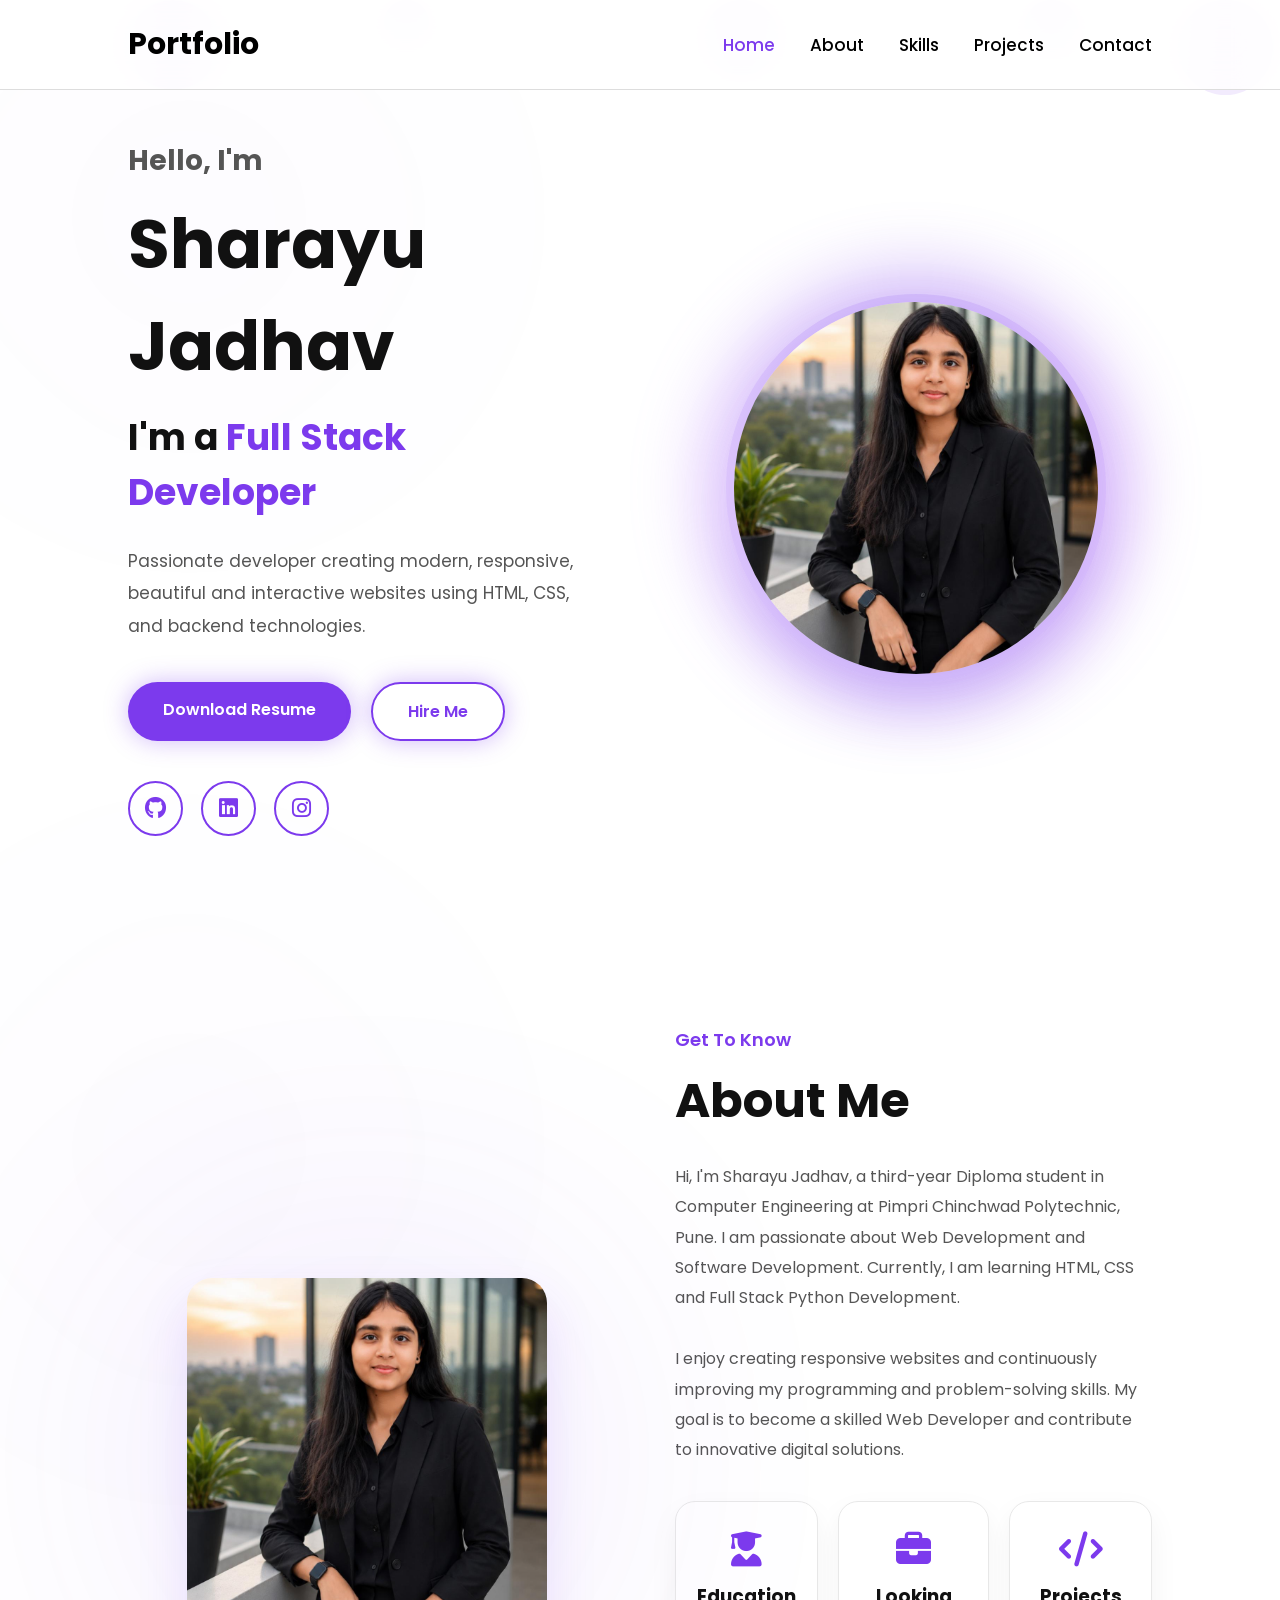
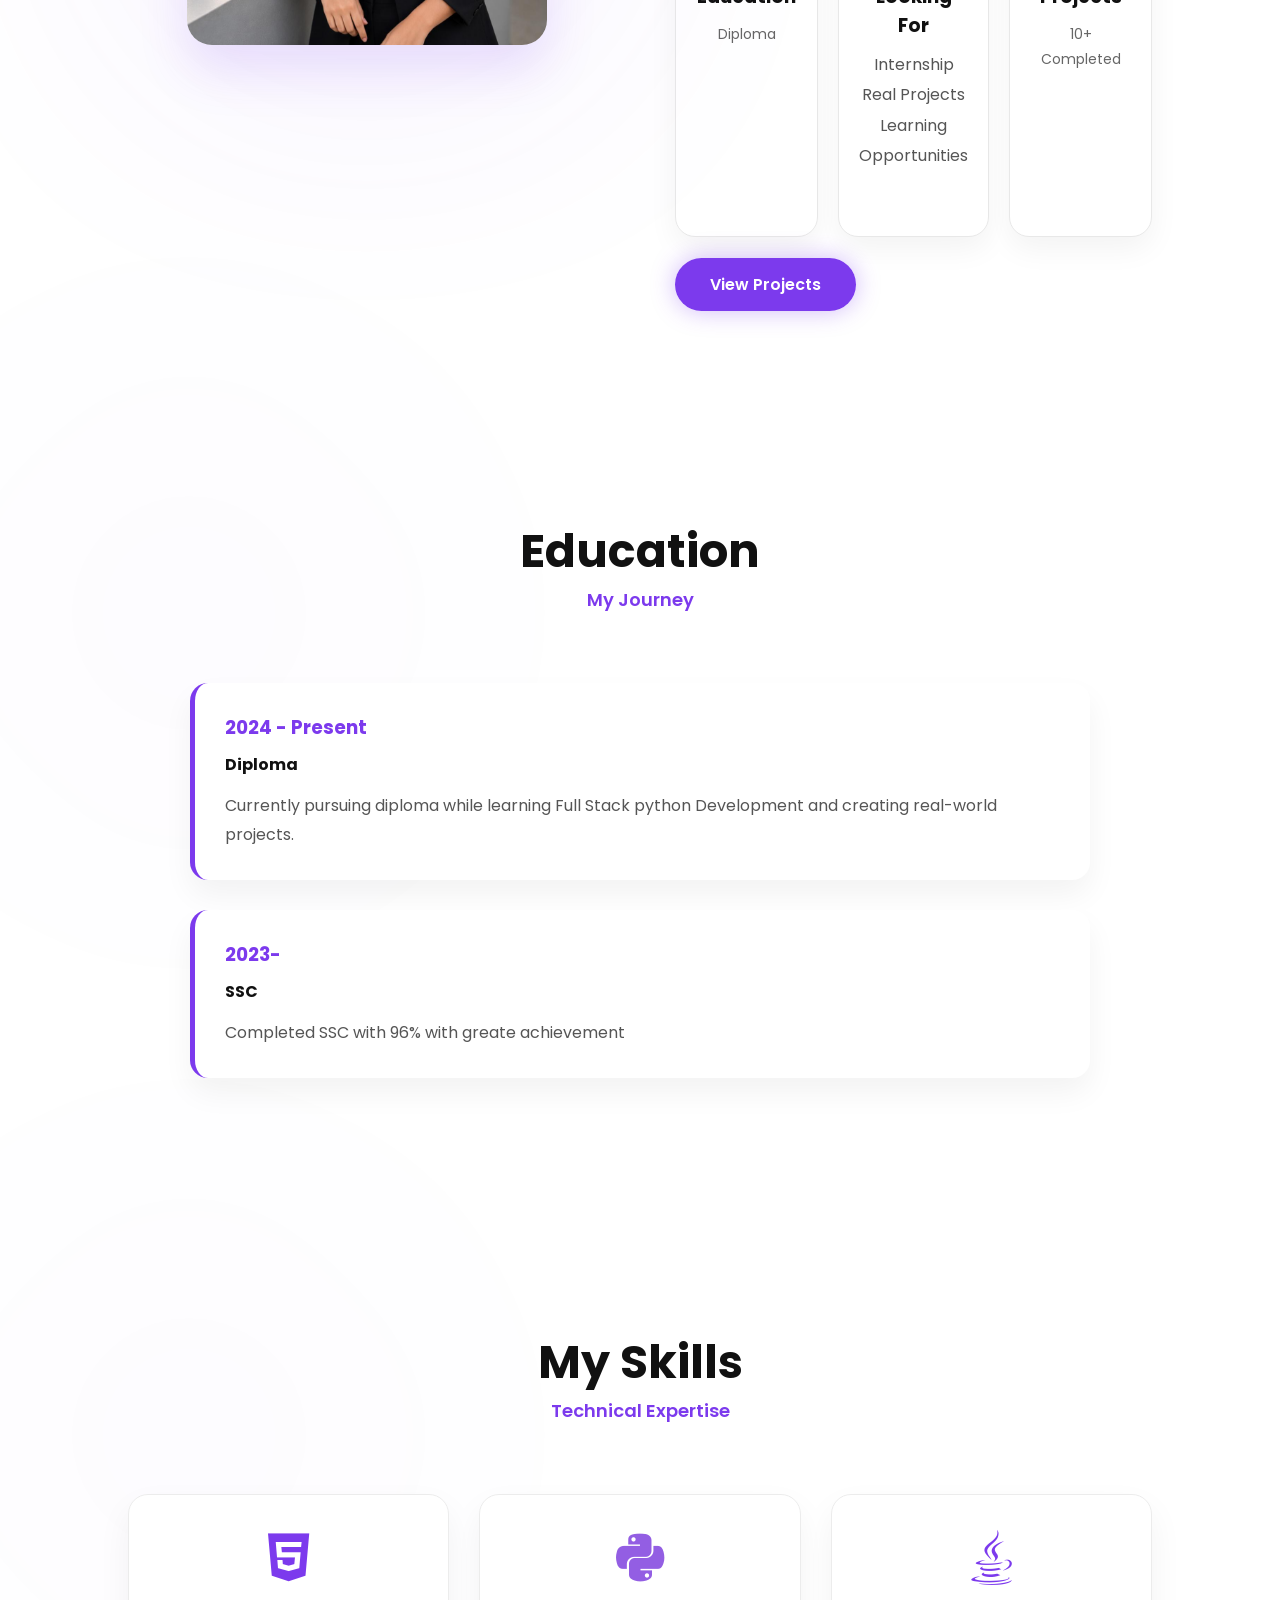
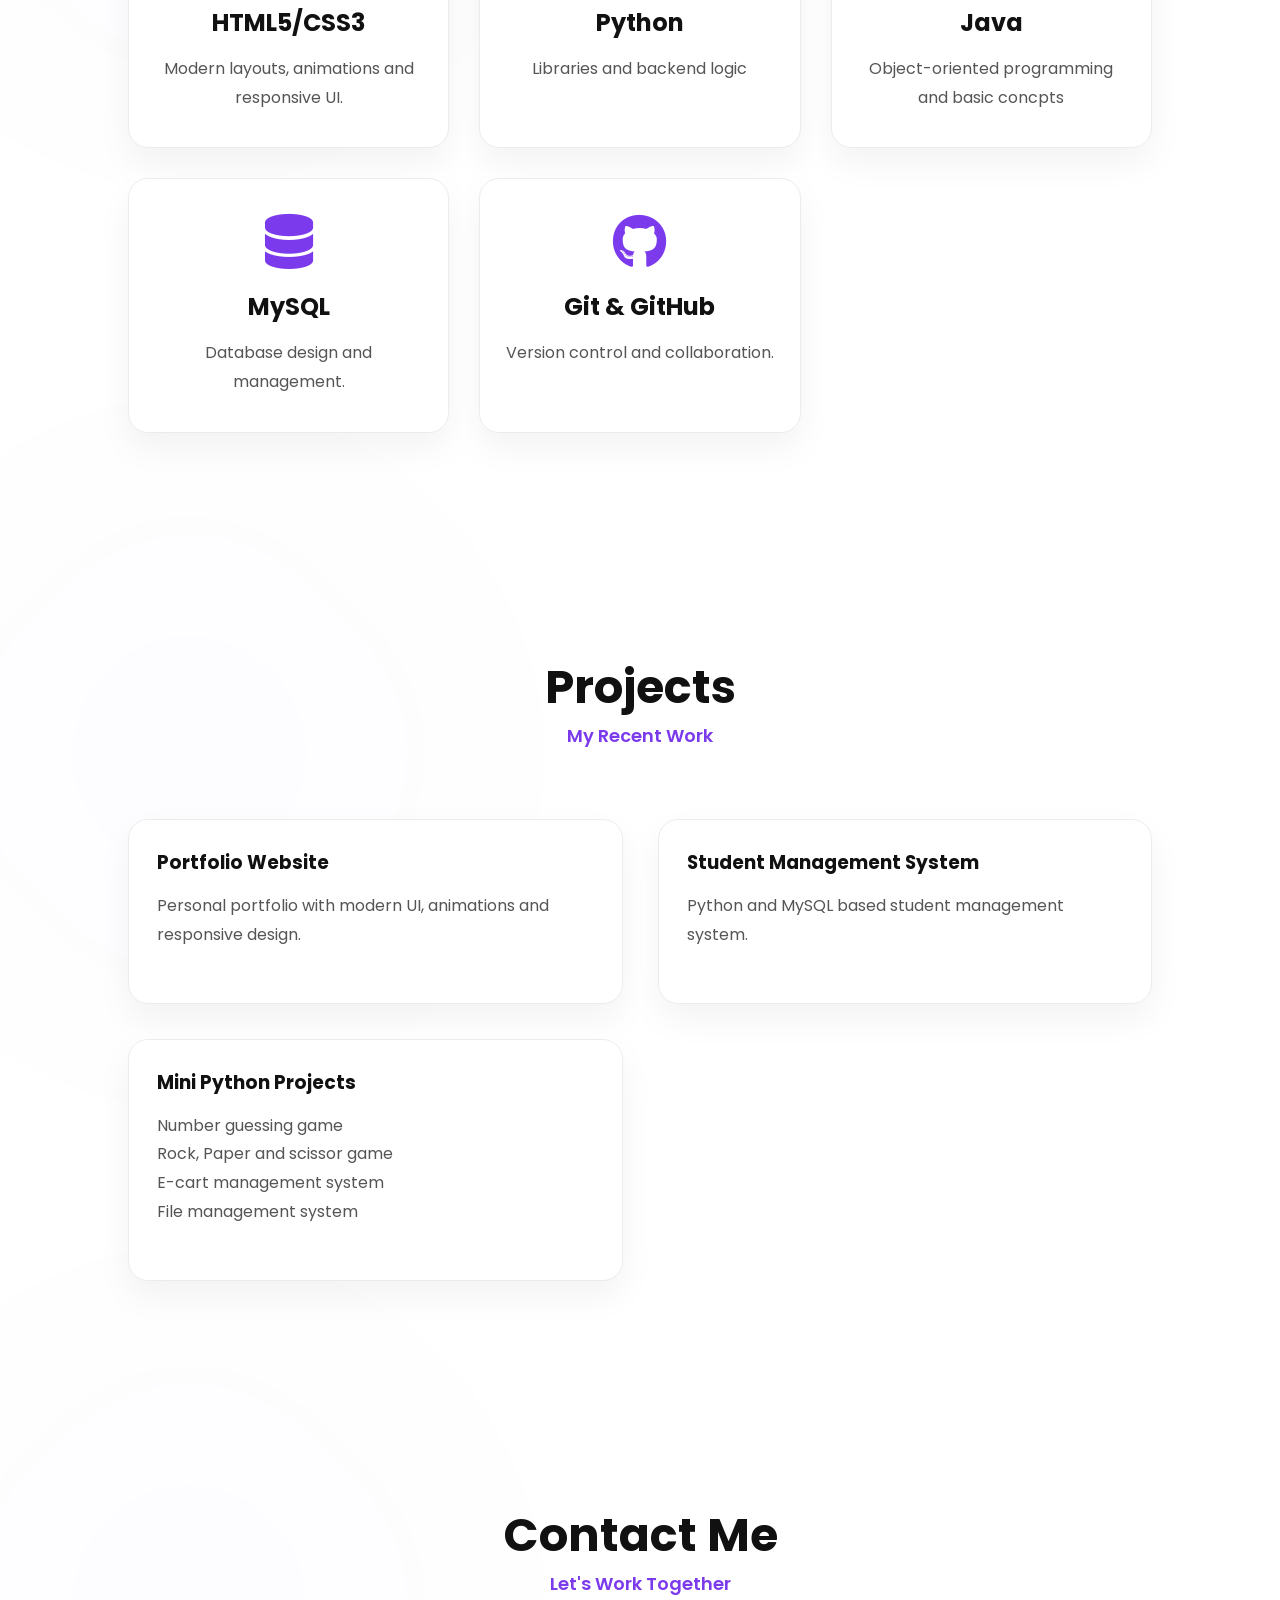
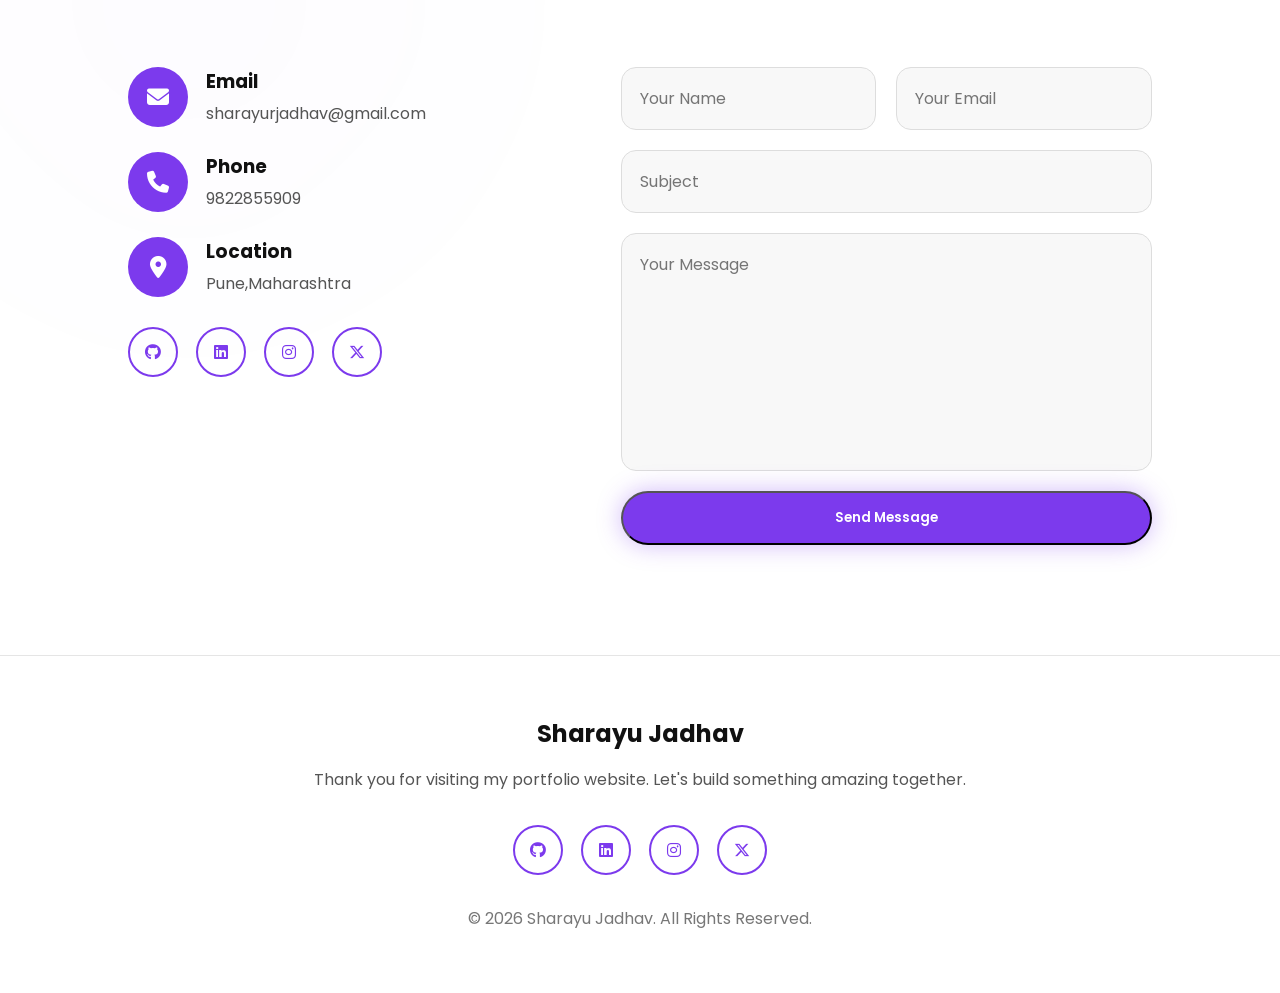
<file: index.html>
<!DOCTYPE html>
<html lang="en">
<head>
    <meta charset="UTF-8">
    <meta name="viewport" content="width=device-width, initial-scale=1.0">
    <title>Portfolio | Your Name</title>

    <!-- CSS -->
    <link rel="stylesheet" href="style.css">

    <!-- Icons -->
    <link rel="stylesheet"
        href="https://cdnjs.cloudflare.com/ajax/libs/font-awesome/6.5.2/css/all.min.css">
</head>

<body>

    <!-- Animated Background -->
    <div class="bg-animation">
        <span></span>
        <span></span>
        <span></span>
        <span></span>
        <span></span>
    </div>

    <!-- ================= NAVBAR ================= -->

    <header>

        <a href="#" class="logo">
            Portfolio
        </a>

        <nav>

            <a href="#" class="active">Home</a>

            <a href="#about">About</a>

            <a href="#skills">Skills</a>

            <a href="#projects">Projects</a>

            <a href="#contact">Contact</a>

        </nav>

        <div class="menu-btn">
            <i class="fa-solid fa-bars"></i>
        </div>

    </header>

    <!-- ================= HERO SECTION ================= -->

    <section class="home">

        <div class="home-content">

            <h3>Hello, I'm</h3>

            <h1>Sharayu Jadhav </h1>

            <h2>
                I'm a
                <span>Full Stack Developer</span>
            </h2>

            <p>

                Passionate developer creating modern, responsive,
                beautiful and interactive websites using HTML, CSS, and
                backend technologies.

            </p>

            <div class="buttons">

                <!-- <a href="#" class="btn">
                    Download Resume
                </a> -->
                <a href="./resume.pdf" download="Sharayu_Jadhav_Resume.pdf" class="btn">
                         Download Resume    
                </a>

                <a href="#contact" class="btn btn2">
                    Hire Me
                </a>

            </div>

            <div class="social-icons">

                <!-- <a href="#">
                    
                </a> -->
                <a href="https://github.com/sharayu1508" target="_blank">
                    <i class="fa-brands fa-github"></i>
                </a>

                <a href="https://www.linkedin.com/in/sharayu-jadhav-a8a5103a2?utm_source=share_via&utm_content=profile&utm_medium=member_android" target="_blank">
                    <i class="fa-brands fa-linkedin"></i>
                </a>

                <a href="https://www.instagram.com/sharayuu._15?igsh=dDhwMTI3eXpncDg2" target="_blank">
                    <i class="fa-brands fa-instagram"></i>
                </a>

                
            </div>

        </div>

        <div class="home-image">

            <div class="glow-circle"></div>

            <img src="./WhatsApp Image 2026-06-28 at 3.33.43 PM.jpeg" alt="Profile">

        </div>

    </section>
    <!-- ================= ABOUT SECTION ================= -->

<section class="about" id="about">

    <div class="about-image">

        <div class="about-glow"></div>

        <img src="./WhatsApp Image 2026-06-28 at 3.33.43 PM.jpeg" alt="About Image">

    </div>

    <div class="about-content">

        <h5>Get To Know</h5>

        <h2>About Me</h2>

        <p>
                Hi, I'm Sharayu Jadhav, a third-year Diploma student in Computer Engineering at Pimpri Chinchwad Polytechnic, Pune.
                I am passionate about Web Development and Software Development. Currently, I am learning HTML, CSS and Full Stack Python Development.

                <br><br>

                I enjoy creating responsive websites and continuously improving my programming and problem-solving skills. My goal is to become a skilled Web Developer and contribute to innovative digital solutions.
            </p>

        </p>

        <div class="about-box">

            <div class="box">

                <i class="fa-solid fa-user-graduate"></i>

                <h3>Education</h3>

                <span>Diploma</span>

            </div>

            <div class="box">

                <i class="fa-solid fa-briefcase"></i>

                <h3>Looking For</h3>
                  
                
                      <p>     
                        Internship <br>
                        Real Projects <br>
                        Learning Opportunities
                       <p> 
             
                <span></span>

            </div>

            <div class="box">

                <i class="fa-solid fa-code"></i>

                <h3>Projects</h3>

                <span>10+ Completed</span>

            </div>

        </div>

        <a href="#projects" class="btn">
            View Projects
        </a>

    </div>

</section>



<!-- ================= EDUCATION ================= -->

<section class="education">

    <div class="section-title">

        <h2>Education</h2>

        <span>My Journey</span>

    </div>

    <div class="timeline">

        <div class="timeline-item">

            <h3>2024 - Present</h3>

            <h4>Diploma</h4>

            <p>

                Currently pursuing diploma while learning
                Full Stack python Development and creating real-world
                projects.

            </p>

        </div>

        <div class="timeline-item">

            <h3>2023-</h3>

            <h4>SSC</h4>

            <p>
                Completed SSC with 96% with greate achievement 

                

            </p>

        </div>

    </div>

</section>



<!-- ================= EXPERIENCE ================= -->

<!-- <section class="experience">

    <div class="section-title">

        <h2>Experience</h2>

        <span>What I Do</span>

    </div>

    <div class="experience-container">

        <div class="experience-card">

            <i class="fa-solid fa-laptop-code"></i>

            <h3>Frontend Development</h3>

            <p>

                Creating modern, responsive and interactive
                websites using HTML, CSS and JavaScript.

            </p>

        </div>

        <div class="experience-card">

            <i class="fa-solid fa-database"></i>

            <h3>Backend Development</h3>

            <p>

                Building secure backend applications using
                Java, MySQL and REST APIs.

            </p>

        </div>

        <div class="experience-card">

            <i class="fa-solid fa-mobile-screen"></i>

            <h3>Responsive Design</h3>

            <p>

                Designing websites that look beautiful on
                desktop, tablet and mobile devices.

            </p>

        </div>

    </div>

</section> -->
<!-- ================= SKILLS SECTION ================= -->

<section class="skills" id="skills">

    <div class="section-title">
        <h2>My Skills</h2>
        <span>Technical Expertise</span>
    </div>

    <div class="skills-container">

        <div class="skill-card">
            <i class="fa-brands fa-html5"></i>
            <h3>HTML5/CSS3</h3>
            <p>Modern layouts, animations and responsive UI.</p>
        </div>


        <div class="skill-card">
           <i class="fa-brands fa-python fa-width-auto" style="color: rgb(147, 94, 227);"></i>
            <h3>Python</h3>
            <p>Libraries and backend logic</p>
        </div>

        <div class="skill-card">
            <i class="fa-brands fa-java"></i>
            <h3>Java</h3>
            <p>Object-oriented programming and basic concpts</p>
        </div>

        <div class="skill-card">
            <i class="fa-solid fa-database"></i>
            <h3>MySQL</h3>
            <p>Database design and management.</p>
        </div>

        <div class="skill-card">
            <i class="fa-brands fa-github"></i>
            <h3>Git & GitHub</h3>
            <p>Version control and collaboration.</p>
        </div>

    </div>

</section>



<!-- ================= SERVICES SECTION ================= -->

<!-- <section class="services">

    <div class="section-title">
        <h2>Services</h2>
        <span>What I Provide</span>
    </div>

    <div class="services-container">

        <div class="service-card">

            <i class="fa-solid fa-code"></i>

            <h3>Web Development</h3>

            <p>

                Responsive and attractive websites
                using modern technologies.

            </p>

        </div>

        <div class="service-card">

            <i class="fa-solid fa-laptop"></i>

            <h3>Frontend Design</h3>

            <p>

                Beautiful UI with smooth animations,
                glassmorphism and premium layouts.

            </p>

        </div>

        <div class="service-card">

            <i class="fa-solid fa-server"></i>

            <h3>Backend Development</h3>

            <p>

                Secure backend using Java,
                MySQL and REST APIs.

            </p>

        </div>

    </div>

</section>
 -->


<!-- ================= PROJECTS SECTION ================= -->

<section class="projects" id="projects">

    <div class="section-title">
        <h2>Projects</h2>
        <span>My Recent Work</span>
    </div>

    <div class="projects-container">

        <div class="project-card">

            <!-- <img src="images/project1.jpg" alt="Project"> -->

            <div class="project-content">

                <h3>Portfolio Website</h3>

                <p>

                    Personal portfolio with modern UI,
                    animations and responsive design.

                </p>

                <!-- <a href="#" class="btn">
                    Live Demo
                </a> -->

            </div>

        </div>

        <div class="project-card">

            <!-- <img src="images/project2.jpg" alt="Project"> -->

            <div class="project-content">

                <h3>Student Management System</h3>

                <p>

                    Python and MySQL based student
                    management system.

                </p>

                <!-- <a href="#" class="btn">
                    Live Demo
                </a> -->

            </div>

        </div>

        <div class="project-card">

            <!-- <img src="images/project3.jpg" alt="Project"> -->

            <div class="project-content">

                <h3>Mini Python Projects</h3>

                <p>
                    Number guessing game<br>
                    Rock, Paper and scissor game<br>
                    E-cart management system<br>
                    File management system<br>
                   
                </p>

                <!-- <a href="#" class="btn">
                    Live Demo
                </a> -->

            </div>

        </div>

    </div>

</section>
<!-- ================= CONTACT SECTION ================= -->

<section class="contact" id="contact">

    <div class="section-title">
        <h2>Contact Me</h2>
        <span>Let's Work Together</span>
    </div>

    <div class="contact-container">

        <!-- Contact Info -->

        <div class="contact-info">

            <div class="contact-box">
                <i class="fa-solid fa-envelope"></i>
                <div>
                    <h3>Email</h3>
                    <p>sharayurjadhav@gmail.com</p>
                </div>
            </div>

            <div class="contact-box">
                <i class="fa-solid fa-phone"></i>
                <div>
                    <h3>Phone</h3>
                    <p>9822855909</p>
                </div>
            </div>

            <div class="contact-box">
                <i class="fa-solid fa-location-dot"></i>
                <div>
                    <h3>Location</h3>
                    <p>Pune,Maharashtra</p>
                </div>
            </div>

            <div class="contact-social">

                <a href="#">
                    <i class="fa-brands fa-github"></i>
                </a>

                <a href="#">
                    <i class="fa-brands fa-linkedin"></i>
                </a>

                <a href="#">
                    <i class="fa-brands fa-instagram"></i>
                </a>

                <a href="#">
                    <i class="fa-brands fa-x-twitter"></i>
                </a>

            </div>

        </div>

        <!-- Contact Form -->

        <form action="#">

            <div class="input-box">

                <input type="text"
                       placeholder="Your Name"
                       required>

                <input type="email"
                       placeholder="Your Email"
                       required>

            </div>

            <input type="text"
                   placeholder="Subject"
                   required>

            <textarea rows="8"
                      placeholder="Your Message"
                      required></textarea>

            <button type="submit"
                    class="btn">

                Send Message

            </button>

        </form>

    </div>

</section>



<!-- ================= FOOTER ================= -->

<footer>

    <h2>Sharayu Jadhav</h2>

    <p>

        Thank you for visiting my portfolio website.
        Let's build something amazing together.

    </p>

    <div class="footer-social">

        <a href="#">
            <i class="fa-brands fa-github"></i>
        </a>

        <a href="#">
            <i class="fa-brands fa-linkedin"></i>
        </a>

        <a href="#">
            <i class="fa-brands fa-instagram"></i>
        </a>

        <a href="#">
            <i class="fa-brands fa-x-twitter"></i>
        </a>

    </div>

    <p class="copyright">

        © 2026 Sharayu Jadhav. All Rights Reserved.

    </p>

</footer>



</body>
</html>
</file>
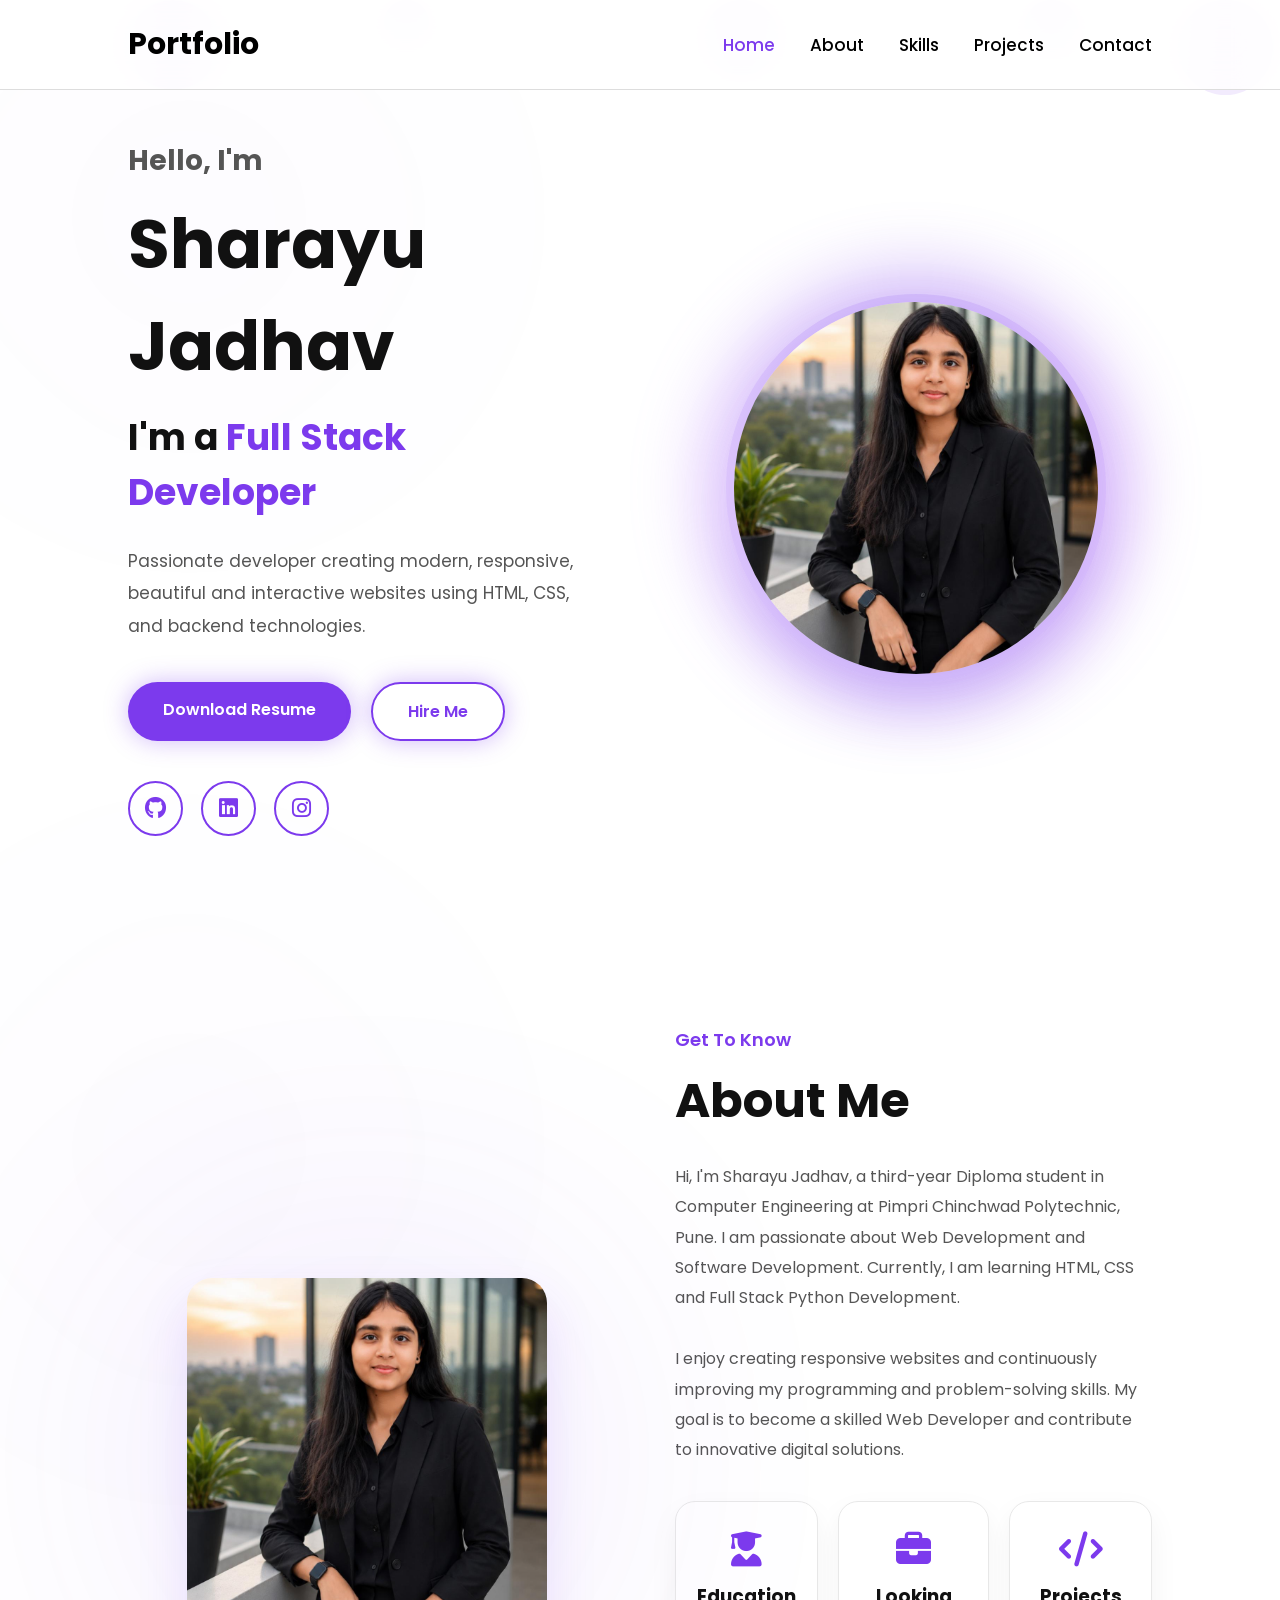
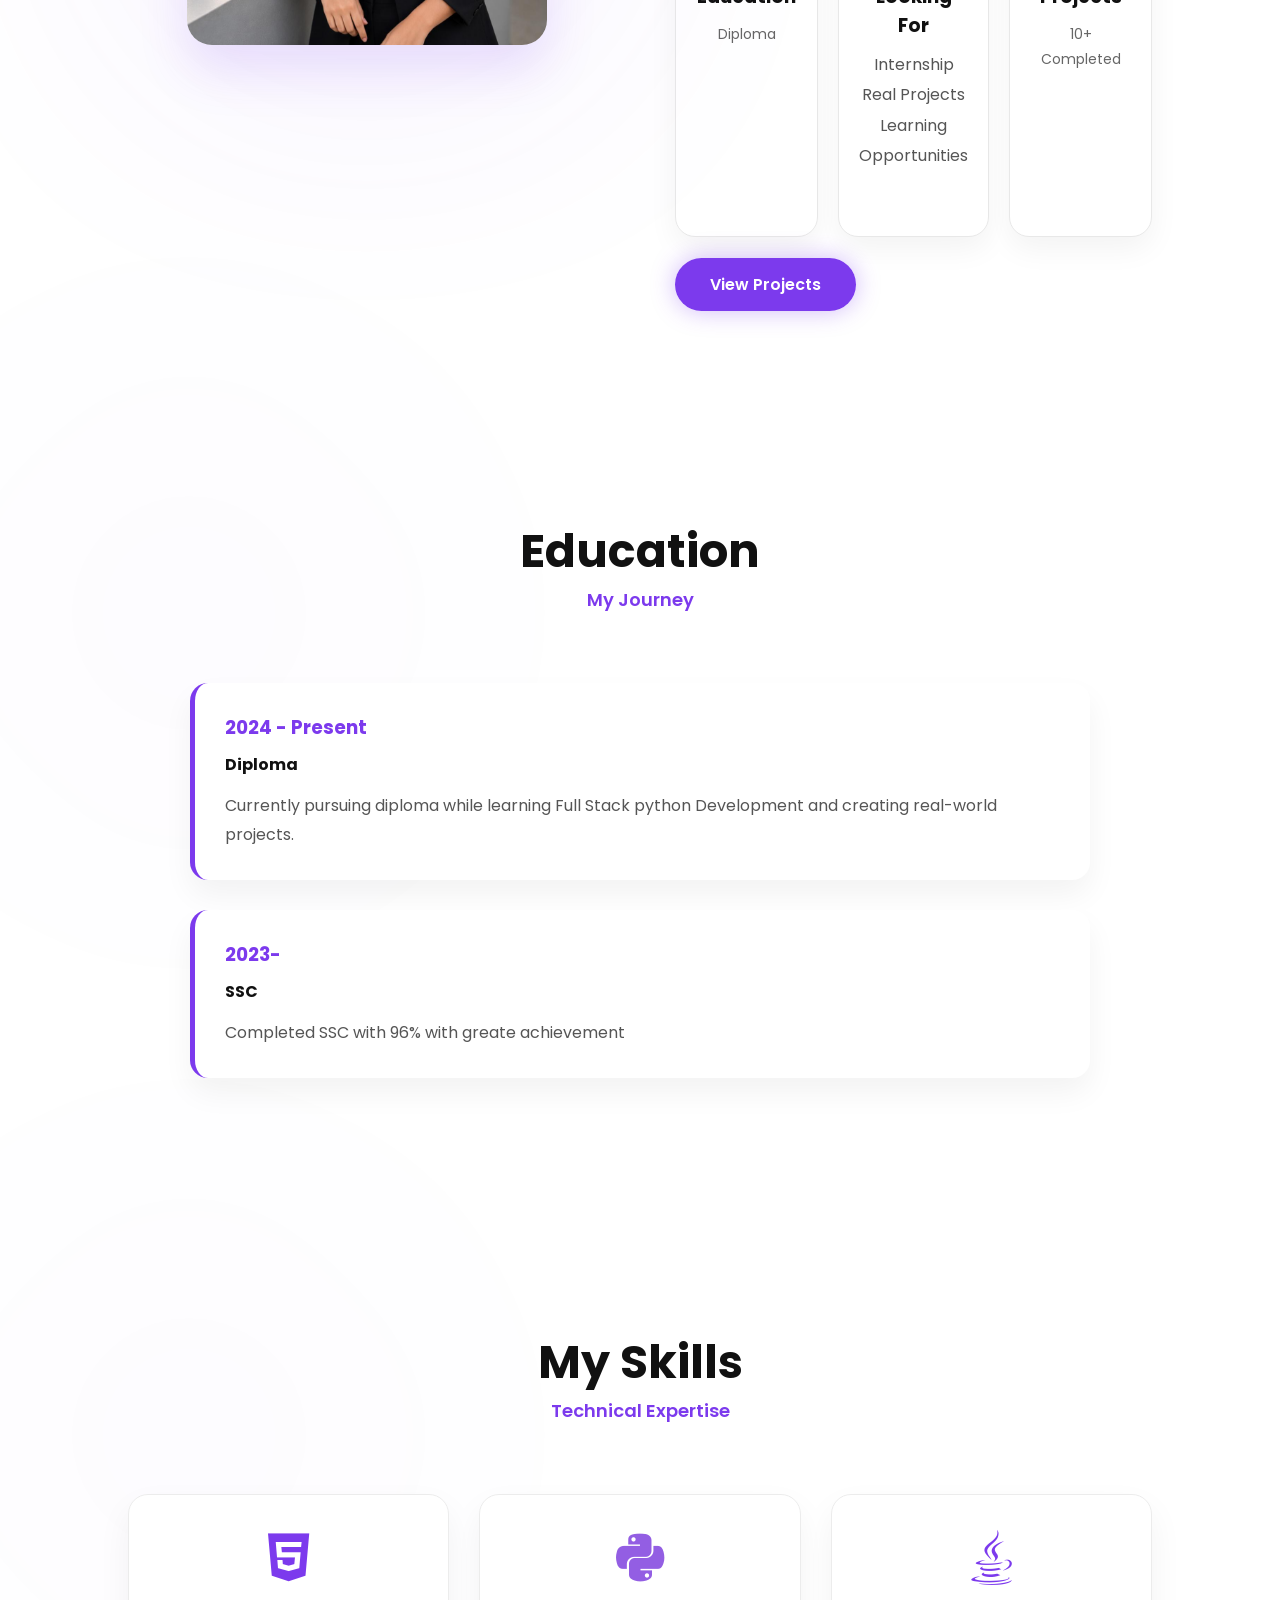
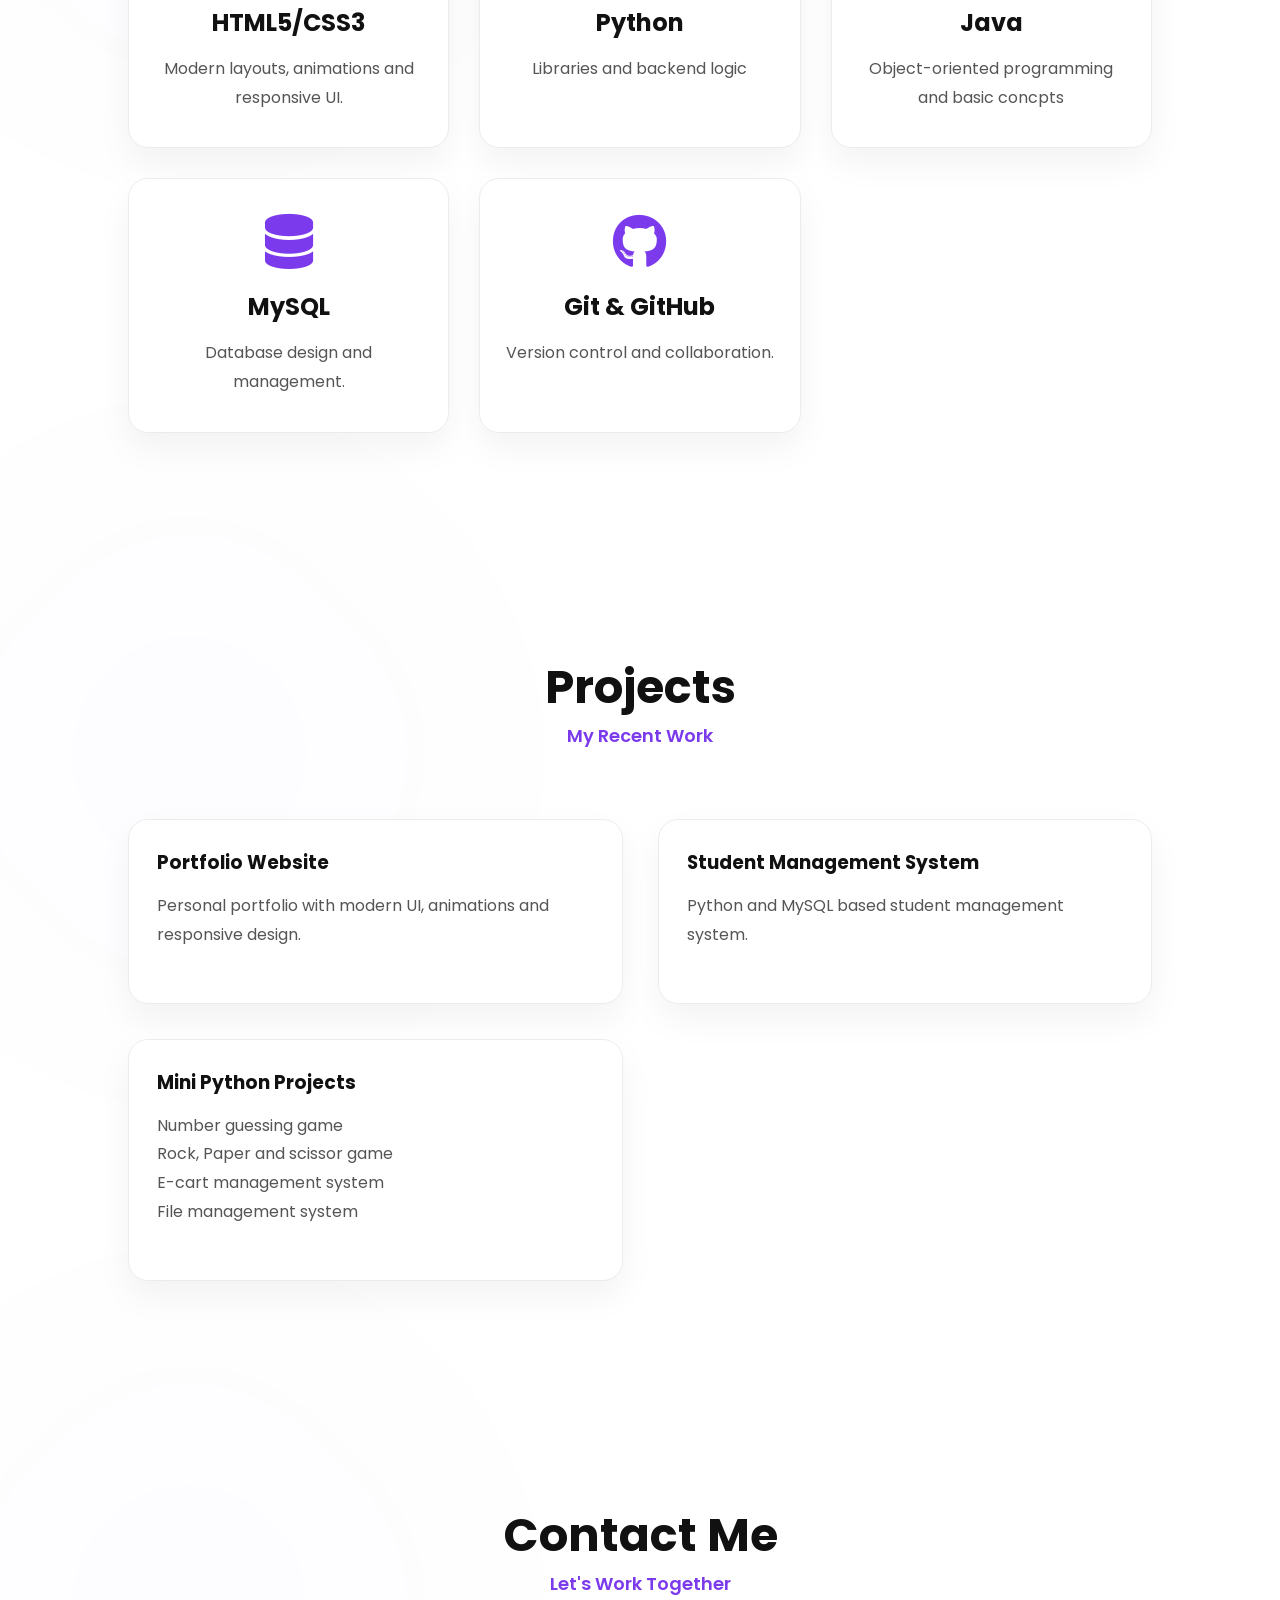
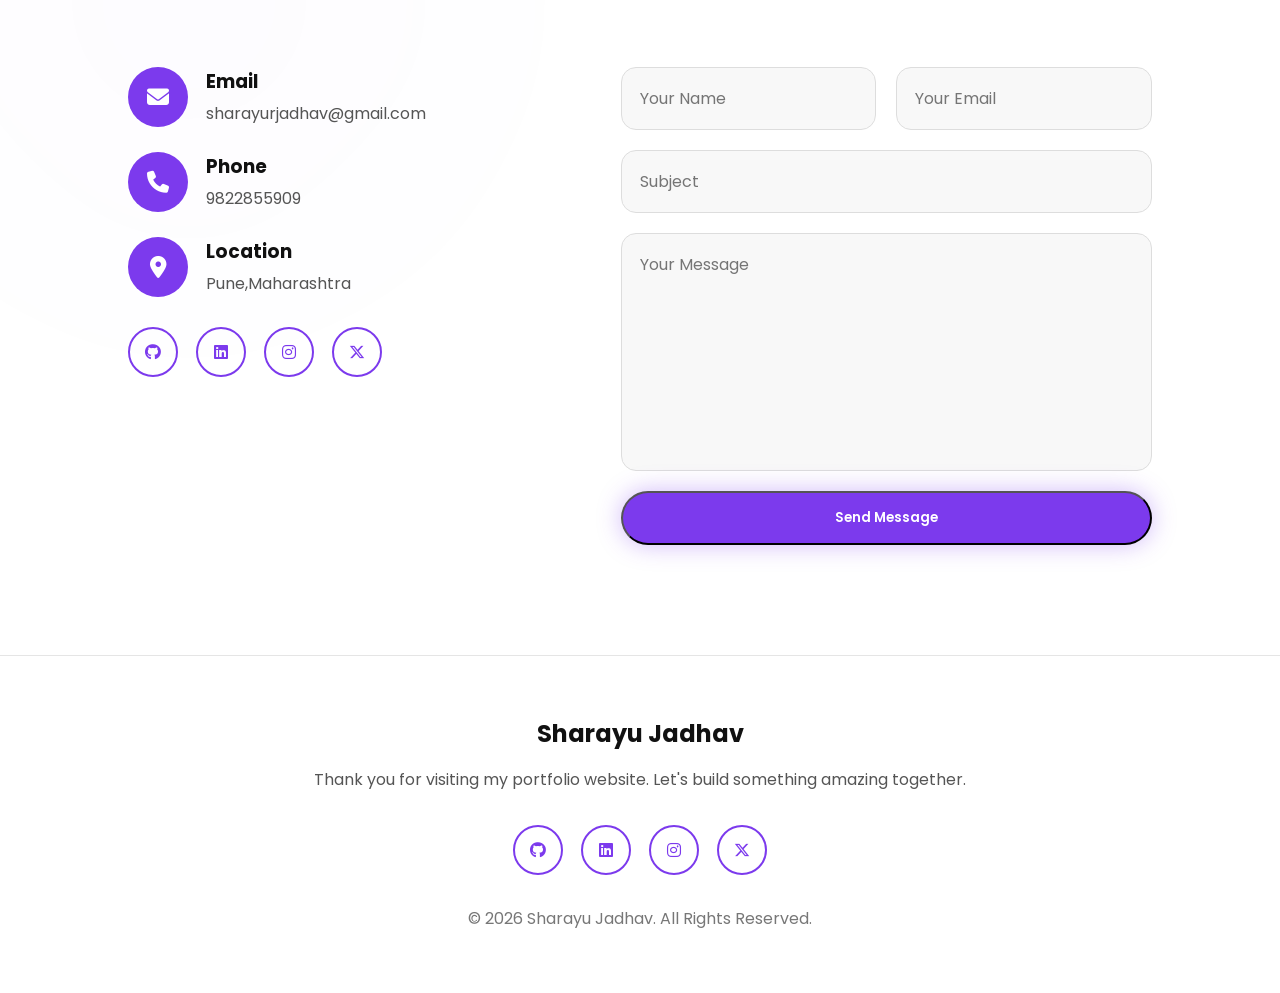
<file: index2.html>
<!DOCTYPE html>
<html lang="en">
<head>
    <meta charset="UTF-8">
    <meta name="viewport" content="width=device-width, initial-scale=1.0">
    <title>Portfolio | Your Name</title>

    <!-- CSS -->
    <link rel="stylesheet" href="style2.css">

    <!-- Icons -->
    <link rel="stylesheet"
        href="https://cdnjs.cloudflare.com/ajax/libs/font-awesome/6.5.2/css/all.min.css">
</head>

<body>

    <!-- Animated Background -->
    <div class="bg-animation">
        <span></span>
        <span></span>
        <span></span>
        <span></span>
        <span></span>
    </div>

    <!-- ================= NAVBAR ================= -->

    <header>

        <a href="#" class="logo">
            Portfolio
        </a>

        <nav>

            <a href="#" class="active">Home</a>

            <a href="#about">About</a>

            <a href="#skills">Skills</a>

            <a href="#projects">Projects</a>

            <a href="#contact">Contact</a>

        </nav>

        <div class="menu-btn">
            <i class="fa-solid fa-bars"></i>
        </div>

    </header>

    <!-- ================= HERO SECTION ================= -->

    <section class="home">

        <div class="home-content">

            <h3>Hello, I'm</h3>

            <h1>Sharayu Jadhav </h1>

            <h2>
                I'm a
                <span>Full Stack Developer</span>
            </h2>

            <p>

                Passionate developer creating modern, responsive,
                beautiful and interactive websites using HTML, CSS, and
                backend technologies.

            </p>

            <div class="buttons">

                <!-- <a href="#" class="btn">
                    Download Resume
                </a> -->
                <a href="./resume.pdf" download="Sharayu_Jadhav_Resume.pdf" class="btn">
                         Download Resume    
                </a>

                <a href="#contact" class="btn btn2">
                    Hire Me
                </a>

            </div>

            <div class="social-icons">

                <!-- <a href="#">
                    
                </a> -->
                <a href="https://github.com/sharayu1508" target="_blank">
                    <i class="fa-brands fa-github"></i>
                </a>

                <a href="https://www.linkedin.com/in/sharayu-jadhav-a8a5103a2?utm_source=share_via&utm_content=profile&utm_medium=member_android" target="_blank">
                    <i class="fa-brands fa-linkedin"></i>
                </a>

                <a href="https://www.instagram.com/sharayuu._15?igsh=dDhwMTI3eXpncDg2" target="_blank">
                    <i class="fa-brands fa-instagram"></i>
                </a>

                
            </div>

        </div>

        <div class="home-image">

            <div class="glow-circle"></div>

            <img src="./WhatsApp Image 2026-06-28 at 3.33.43 PM.jpeg" alt="Profile">

        </div>

    </section>
    <!-- ================= ABOUT SECTION ================= -->

<section class="about" id="about">

    <div class="about-image">

        <div class="about-glow"></div>

        <img src="./WhatsApp Image 2026-06-28 at 3.33.43 PM.jpeg" alt="About Image">

    </div>

    <div class="about-content">

        <h5>Get To Know</h5>

        <h2>About Me</h2>

        <p>
                Hi, I'm Sharayu Jadhav, a third-year Diploma student in Computer Engineering at Pimpri Chinchwad Polytechnic, Pune.
                I am passionate about Web Development and Software Development. Currently, I am learning HTML, CSS and Full Stack Python Development.

                <br><br>

                I enjoy creating responsive websites and continuously improving my programming and problem-solving skills. My goal is to become a skilled Web Developer and contribute to innovative digital solutions.
            </p>

        </p>

        <div class="about-box">

            <div class="box">

                <i class="fa-solid fa-user-graduate"></i>

                <h3>Education</h3>

                <span>Diploma</span>

            </div>

            <div class="box">

                <i class="fa-solid fa-briefcase"></i>

                <h3>Looking For</h3>
                  
                
                      <p>     
                        Internship <br>
                        Real Projects <br>
                        Learning Opportunities
                       <p> 
             
                <span></span>

            </div>

            <div class="box">

                <i class="fa-solid fa-code"></i>

                <h3>Projects</h3>

                <span>10+ Completed</span>

            </div>

        </div>

        <a href="#projects" class="btn">
            View Projects
        </a>

    </div>

</section>



<!-- ================= EDUCATION ================= -->

<section class="education">

    <div class="section-title">

        <h2>Education</h2>

        <span>My Journey</span>

    </div>

    <div class="timeline">

        <div class="timeline-item">

            <h3>2024 - Present</h3>

            <h4>Diploma</h4>

            <p>

                Currently pursuing diploma while learning
                Full Stack python Development and creating real-world
                projects.

            </p>

        </div>

        <div class="timeline-item">

            <h3>2023-</h3>

            <h4>SSC</h4>

            <p>
                Completed SSC with 96% with greate achievement 

                

            </p>

        </div>

    </div>

</section>



<!-- ================= EXPERIENCE ================= -->

<!-- <section class="experience">

    <div class="section-title">

        <h2>Experience</h2>

        <span>What I Do</span>

    </div>

    <div class="experience-container">

        <div class="experience-card">

            <i class="fa-solid fa-laptop-code"></i>

            <h3>Frontend Development</h3>

            <p>

                Creating modern, responsive and interactive
                websites using HTML, CSS and JavaScript.

            </p>

        </div>

        <div class="experience-card">

            <i class="fa-solid fa-database"></i>

            <h3>Backend Development</h3>

            <p>

                Building secure backend applications using
                Java, MySQL and REST APIs.

            </p>

        </div>

        <div class="experience-card">

            <i class="fa-solid fa-mobile-screen"></i>

            <h3>Responsive Design</h3>

            <p>

                Designing websites that look beautiful on
                desktop, tablet and mobile devices.

            </p>

        </div>

    </div>

</section> -->
<!-- ================= SKILLS SECTION ================= -->

<section class="skills" id="skills">

    <div class="section-title">
        <h2>My Skills</h2>
        <span>Technical Expertise</span>
    </div>

    <div class="skills-container">

        <div class="skill-card">
            <i class="fa-brands fa-html5"></i>
            <h3>HTML5/CSS3</h3>
            <p>Modern layouts, animations and responsive UI.</p>
        </div>


        <div class="skill-card">
           <i class="fa-brands fa-python fa-width-auto" style="color: rgb(147, 94, 227);"></i>
            <h3>Python</h3>
            <p>Libraries and backend logic</p>
        </div>

        <div class="skill-card">
            <i class="fa-brands fa-java"></i>
            <h3>Java</h3>
            <p>Object-oriented programming and basic concpts</p>
        </div>

        <div class="skill-card">
            <i class="fa-solid fa-database"></i>
            <h3>MySQL</h3>
            <p>Database design and management.</p>
        </div>

        <div class="skill-card">
            <i class="fa-brands fa-github"></i>
            <h3>Git & GitHub</h3>
            <p>Version control and collaboration.</p>
        </div>

    </div>

</section>



<!-- ================= SERVICES SECTION ================= -->

<!-- <section class="services">

    <div class="section-title">
        <h2>Services</h2>
        <span>What I Provide</span>
    </div>

    <div class="services-container">

        <div class="service-card">

            <i class="fa-solid fa-code"></i>

            <h3>Web Development</h3>

            <p>

                Responsive and attractive websites
                using modern technologies.

            </p>

        </div>

        <div class="service-card">

            <i class="fa-solid fa-laptop"></i>

            <h3>Frontend Design</h3>

            <p>

                Beautiful UI with smooth animations,
                glassmorphism and premium layouts.

            </p>

        </div>

        <div class="service-card">

            <i class="fa-solid fa-server"></i>

            <h3>Backend Development</h3>

            <p>

                Secure backend using Java,
                MySQL and REST APIs.

            </p>

        </div>

    </div>

</section>
 -->


<!-- ================= PROJECTS SECTION ================= -->

<section class="projects" id="projects">

    <div class="section-title">
        <h2>Projects</h2>
        <span>My Recent Work</span>
    </div>

    <div class="projects-container">

        <div class="project-card">

            <!-- <img src="images/project1.jpg" alt="Project"> -->

            <div class="project-content">

                <h3>Portfolio Website</h3>

                <p>

                    Personal portfolio with modern UI,
                    animations and responsive design.

                </p>

                <!-- <a href="#" class="btn">
                    Live Demo
                </a> -->

            </div>

        </div>

        <div class="project-card">

            <!-- <img src="images/project2.jpg" alt="Project"> -->

            <div class="project-content">

                <h3>Student Management System</h3>

                <p>

                    Python and MySQL based student
                    management system.

                </p>

                <!-- <a href="#" class="btn">
                    Live Demo
                </a> -->

            </div>

        </div>

        <div class="project-card">

            <!-- <img src="images/project3.jpg" alt="Project"> -->

            <div class="project-content">

                <h3>Mini Python Projects</h3>

                <p>
                    Number guessing game<br>
                    Rock, Paper and scissor game<br>
                    E-cart management system<br>
                    File management system<br>
                   
                </p>

                <!-- <a href="#" class="btn">
                    Live Demo
                </a> -->

            </div>

        </div>

    </div>

</section>
<!-- ================= CONTACT SECTION ================= -->

<section class="contact" id="contact">

    <div class="section-title">
        <h2>Contact Me</h2>
        <span>Let's Work Together</span>
    </div>

    <div class="contact-container">

        <!-- Contact Info -->

        <div class="contact-info">

            <div class="contact-box">
                <i class="fa-solid fa-envelope"></i>
                <div>
                    <h3>Email</h3>
                    <p>sharayurjadhav@gmail.com</p>
                </div>
            </div>

            <div class="contact-box">
                <i class="fa-solid fa-phone"></i>
                <div>
                    <h3>Phone</h3>
                    <p>9822855909</p>
                </div>
            </div>

            <div class="contact-box">
                <i class="fa-solid fa-location-dot"></i>
                <div>
                    <h3>Location</h3>
                    <p>Pune,Maharashtra</p>
                </div>
            </div>

            <div class="contact-social">

                <a href="#">
                    <i class="fa-brands fa-github"></i>
                </a>

                <a href="#">
                    <i class="fa-brands fa-linkedin"></i>
                </a>

                <a href="#">
                    <i class="fa-brands fa-instagram"></i>
                </a>

                <a href="#">
                    <i class="fa-brands fa-x-twitter"></i>
                </a>

            </div>

        </div>

        <!-- Contact Form -->

        <form action="#">

            <div class="input-box">

                <input type="text"
                       placeholder="Your Name"
                       required>

                <input type="email"
                       placeholder="Your Email"
                       required>

            </div>

            <input type="text"
                   placeholder="Subject"
                   required>

            <textarea rows="8"
                      placeholder="Your Message"
                      required></textarea>

            <button type="submit"
                    class="btn">

                Send Message

            </button>

        </form>

    </div>

</section>



<!-- ================= FOOTER ================= -->

<footer>

    <h2>Sharayu Jadhav</h2>

    <p>

        Thank you for visiting my portfolio website.
        Let's build something amazing together.

    </p>

    <div class="footer-social">

        <a href="#">
            <i class="fa-brands fa-github"></i>
        </a>

        <a href="#">
            <i class="fa-brands fa-linkedin"></i>
        </a>

        <a href="#">
            <i class="fa-brands fa-instagram"></i>
        </a>

        <a href="#">
            <i class="fa-brands fa-x-twitter"></i>
        </a>

    </div>

    <p class="copyright">

        © 2026 Sharayu Jadhav. All Rights Reserved.

    </p>

</footer>



</body>
</html>
</file>
<file: style.css>
/*=========================================
    GOOGLE FONTS
=========================================*/

@import url('https://fonts.googleapis.com/css2?family=Poppins:wght@300;400;500;600;700;800&display=swap');

/*=========================================
    RESET
=========================================*/

*{
    margin:0;
    padding:0;
    box-sizing:border-box;
    scroll-behavior:smooth;
    text-decoration:none;
    list-style:none;
    font-family:'Poppins',sans-serif;
}

html{
    overflow-x:hidden;
}

body{
    background:#ffffff;
    color:#000;
    overflow-x:hidden;
}

/*=========================================
    SCROLLBAR
=========================================*/

::-webkit-scrollbar{
    width:10px;
}

::-webkit-scrollbar-track{
    background:#ececec;
}

::-webkit-scrollbar-thumb{
    background:#7C3AED;
    border-radius:20px;
}

::-webkit-scrollbar-thumb:hover{
    background:#6D28D9;
}

/*=========================================
    ANIMATED BACKGROUND
=========================================*/

.bg-animation{
    position:fixed;
    inset:0;
    overflow:hidden;
    z-index:-10;
}

.bg-animation span{
    position:absolute;
    display:block;
    width:30px;
    height:30px;
    border-radius:50%;
    background:rgba(124,58,237,.10);
    animation:float 18s linear infinite;
}

.bg-animation span:nth-child(1){
    left:10%;
    width:90px;
    height:90px;
    animation-delay:0s;
}

.bg-animation span:nth-child(2){
    left:30%;
    width:45px;
    height:45px;
    animation-delay:4s;
}

.bg-animation span:nth-child(3){
    left:55%;
    width:75px;
    height:75px;
    animation-delay:8s;
}

.bg-animation span:nth-child(4){
    left:80%;
    width:55px;
    height:55px;
    animation-delay:2s;
}

.bg-animation span:nth-child(5){
    left:92%;
    width:95px;
    height:95px;
    animation-delay:6s;
}

/*=========================================
    HEADER
=========================================*/

header{
    position:fixed;
    top:0;
    left:0;
    width:100%;
    padding:22px 10%;
    display:flex;
    justify-content:space-between;
    align-items:center;

    background:rgba(255,255,255,.85);
    backdrop-filter:blur(20px);

    border-bottom:1px solid #ddd;

    z-index:1000;
}

.logo{
    font-size:30px;
    font-weight:700;
    color:#000;
}

.logo span{
    color:#7C3AED;
}

nav{
    display:flex;
    gap:35px;
}

nav a{
    color:#000;
    font-size:17px;
    font-weight:500;
    transition:.4s;
}

nav a:hover,
nav a.active{
    color:#7C3AED;
}

.menu-btn{
    display:none;
    font-size:28px;
    color:#000;
    cursor:pointer;
}

/*=========================================
    HOME
=========================================*/

.home{
    min-height:100vh;
    display:flex;
    justify-content:space-between;
    align-items:center;
    gap:80px;
    padding:140px 10% 80px;
}

.home-content{
    flex:1;
}

.home-content h3{
    font-size:28px;
    color:#555;
}

.home-content h1{
    font-size:68px;
    margin:12px 0;
    color:#111;
}

.home-content h2{
    font-size:36px;
    margin-bottom:25px;
    color:#111;
}

.home-content h2 span{
    color:#7C3AED;
}

.home-content p{
    font-size:17px;
    color:#555;
    line-height:1.9;
    max-width:620px;
}

/*=========================================
    BUTTONS
=========================================*/

.buttons{
    display:flex;
    gap:20px;
    margin-top:40px;
}

.btn{
    padding:15px 35px;
    border-radius:50px;
    background:#7C3AED;
    color:#fff;
    font-weight:600;
    transition:.4s;
    box-shadow:0 0 25px rgba(124,58,237,.35);
}

.btn:hover{
    transform:translateY(-6px);

    box-shadow:
    0 0 20px rgba(124,58,237,.45),
    0 0 40px rgba(124,58,237,.35),
    0 0 60px rgba(124,58,237,.25);
}

.btn2{
    background:transparent;
    color:#7C3AED;
    border:2px solid #7C3AED;
}

.btn2:hover{
    background:#7C3AED;
    color:#fff;
}

/*=========================================
    SOCIAL ICONS
=========================================*/

.social-icons{
    display:flex;
    gap:18px;
    margin-top:40px;
}

.social-icons a{
    width:55px;
    height:55px;
    display:flex;
    justify-content:center;
    align-items:center;

    border-radius:50%;
    border:2px solid #7C3AED;

    color:#7C3AED;
    font-size:22px;

    transition:.4s;
}

.social-icons a:hover{
    background:#7C3AED;
    color:#fff;

    transform:translateY(-8px);

    box-shadow:
    0 0 20px rgba(124,58,237,.45),
    0 0 40px rgba(124,58,237,.30);
}
/*=========================================
    HERO IMAGE
=========================================*/

.home-image{
    flex:1;
    display:flex;
    justify-content:center;
    align-items:center;
    position:relative;
}

.home-image img{
    width:380px;
    max-width:100%;
    border-radius:50%;
    border:8px solid rgba(124,58,237,.15);
    z-index:2;
    animation:floatImage 4s ease-in-out infinite;
    transition:.5s;
    box-shadow:0 25px 60px rgba(124,58,237,.20);
}

.home-image img:hover{
    transform:scale(1.05);
}

/*=========================================
    GLOW CIRCLE
=========================================*/

.glow-circle{
    position:absolute;

    width:430px;
    height:430px;

    border-radius:50%;

    background:conic-gradient(
        #7C3AED,
        #A855F7,
        #7C3AED,
        #C084FC,
        #7C3AED
    );

    filter:blur(35px);
    opacity:.35;

    animation:rotateGlow 12s linear infinite;
}

/*=========================================
    COMMON SECTION
=========================================*/

section{
    padding:110px 10%;
}

.section-title{
    text-align:center;
    margin-bottom:70px;
}

.section-title h2{
    font-size:46px;
    color:#111;
}

.section-title span{
    color:#7C3AED;
    font-size:18px;
    font-weight:600;
}

/*=========================================
    ABOUT SECTION
=========================================*/

.about{
    display:grid;
    grid-template-columns:1fr 1fr;
    gap:70px;
    align-items:center;
}

.about-image{
    position:relative;
    display:flex;
    justify-content:center;
}

.about-image img{
    width:360px;
    max-width:100%;
    border-radius:25px;
    box-shadow:0 25px 50px rgba(124,58,237,.15);
    z-index:2;
}

.about-glow{
    position:absolute;

    width:360px;
    height:360px;

    background:#7C3AED;

    border-radius:50%;

    filter:blur(140px);

    opacity:.15;
}

.about-content h5{
    color:#7C3AED;
    font-size:18px;
    font-weight:600;
}

.about-content h2{
    font-size:48px;
    margin:12px 0 25px;
    color:#111;
}

.about-content p{
    color:#555;
    line-height:1.9;
    margin-bottom:35px;
}

/*=========================================
    ABOUT CARDS
=========================================*/

.about-box{
    display:grid;
    grid-template-columns:repeat(3,1fr);
    gap:20px;
    margin-bottom:35px;
}

.box{
    background:#fff;

    border:1px solid #e8e8e8;

    border-radius:20px;

    padding:30px 20px;

    text-align:center;

    transition:.4s;

    box-shadow:0 12px 30px rgba(0,0,0,.05);
}

.box i{
    font-size:35px;
    color:#7C3AED;
    margin-bottom:15px;
}

.box h3{
    margin-bottom:10px;
    color:#111;
}

.box span{
    color:#666;
    font-size:14px;
}

.box:hover{
    transform:translateY(-10px);

    border-color:#7C3AED;

    box-shadow:
    0 20px 40px rgba(124,58,237,.18);
}

/*=========================================
    EDUCATION
=========================================*/

.timeline{
    max-width:900px;
    margin:auto;
}

.timeline-item{

    background:#fff;

    border-left:5px solid #7C3AED;

    margin-bottom:30px;

    padding:30px;

    border-radius:18px;

    transition:.4s;

    box-shadow:0 15px 30px rgba(0,0,0,.05);
}

.timeline-item:hover{

    transform:translateX(12px);

    box-shadow:
    0 20px 45px rgba(124,58,237,.18);

}

.timeline-item h3{
    color:#7C3AED;
    margin-bottom:10px;
}

.timeline-item h4{
    margin-bottom:15px;
    color:#111;
}

.timeline-item p{
    color:#555;
    line-height:1.8;
}

/*=========================================
    EXPERIENCE
=========================================*/

.experience-container{
    display:grid;
    grid-template-columns:repeat(auto-fit,minmax(270px,1fr));
    gap:30px;
}

.experience-card{

    background:#fff;

    border-radius:20px;

    border:1px solid #ececec;

    text-align:center;

    padding:40px 30px;

    transition:.4s;

    box-shadow:0 15px 35px rgba(0,0,0,.05);
}

.experience-card i{
    font-size:48px;
    color:#7C3AED;
    margin-bottom:20px;
}

.experience-card h3{
    margin-bottom:15px;
    color:#111;
}

.experience-card p{
    color:#555;
    line-height:1.8;
}

.experience-card:hover{

    transform:translateY(-12px);

    border-color:#7C3AED;

    box-shadow:
    0 25px 45px rgba(124,58,237,.18);

}
/*=========================================
    SKILLS SECTION
=========================================*/

.skills-container{
    display:grid;
    grid-template-columns:repeat(auto-fit,minmax(260px,1fr));
    gap:30px;
}

.skill-card{
    background:#fff;
    border:1px solid #ececec;
    border-radius:20px;
    padding:35px 25px;
    text-align:center;
    transition:.4s;
    box-shadow:0 15px 35px rgba(0,0,0,.05);
}

.skill-card:hover{
    transform:translateY(-10px);
    border-color:#7C3AED;
    box-shadow:0 20px 45px rgba(124,58,237,.18);
}

.skill-card i{
    font-size:55px;
    color:#7C3AED;
    margin-bottom:20px;
}

.skill-card h3{
    font-size:24px;
    margin-bottom:15px;
    color:#111;
}

.skill-card p{
    color:#555;
    line-height:1.8;
}


/*=========================================
    SERVICES SECTION
=========================================*/

.services-container{
    display:grid;
    grid-template-columns:repeat(auto-fit,minmax(280px,1fr));
    gap:30px;
}

.service-card{
    background:#fff;
    border:1px solid #ececec;
    border-radius:20px;
    padding:40px 30px;
    text-align:center;
    transition:.4s;
    box-shadow:0 15px 35px rgba(0,0,0,.05);
}

.service-card:hover{
    transform:translateY(-10px);
    border-color:#7C3AED;
    box-shadow:0 20px 45px rgba(124,58,237,.18);
}

.service-card i{
    font-size:55px;
    color:#7C3AED;
    margin-bottom:20px;
}

.service-card h3{
    margin-bottom:15px;
    color:#111;
}

.service-card p{
    color:#555;
    line-height:1.8;
}


/*=========================================
    PROJECTS
=========================================*/

.projects-container{
    display:grid;
    grid-template-columns:repeat(auto-fit,minmax(330px,1fr));
    gap:35px;
}

.project-card{
    background:#fff;
    border-radius:20px;
    overflow:hidden;
    border:1px solid #ececec;
    transition:.5s;
    box-shadow:0 15px 35px rgba(0,0,0,.05);
}

.project-card:hover{
    transform:translateY(-12px);
    border-color:#7C3AED;
    box-shadow:0 25px 50px rgba(124,58,237,.18);
}

.project-card img{
    width:100%;
    height:230px;
    object-fit:cover;
    transition:.5s;
}

.project-card:hover img{
    transform:scale(1.08);
}

.project-content{
    padding:28px;
}

.project-content h3{
    color:#111;
    margin-bottom:15px;
}

.project-content p{
    color:#555;
    line-height:1.8;
    margin-bottom:25px;
}


/*=========================================
    CONTACT
=========================================*/

.contact-container{
    display:grid;
    grid-template-columns:1fr 1.2fr;
    gap:50px;
}

.contact-box{
    display:flex;
    align-items:center;
    gap:18px;
    margin-bottom:25px;
}

.contact-box i{
    width:60px;
    height:60px;
    display:flex;
    justify-content:center;
    align-items:center;
    border-radius:50%;
    background:#7C3AED;
    color:#fff;
    font-size:22px;
}

.contact-box h3{
    color:#111;
    margin-bottom:5px;
}

.contact-box p{
    color:#555;
}

.contact-social{
    display:flex;
    gap:18px;
    margin-top:30px;
}

.contact-social a{
    width:50px;
    height:50px;
    display:flex;
    justify-content:center;
    align-items:center;
    border-radius:50%;
    border:2px solid #7C3AED;
    color:#7C3AED;
    transition:.4s;
}

.contact-social a:hover{
    background:#7C3AED;
    color:#fff;
    transform:translateY(-6px);
    box-shadow:0 0 25px rgba(124,58,237,.25);
}


/*=========================================
    CONTACT FORM
=========================================*/

form{
    display:flex;
    flex-direction:column;
    gap:20px;
}

.input-box{
    display:flex;
    gap:20px;
}

input,
textarea{
    width:100%;
    padding:18px;
    border-radius:15px;
    border:1px solid #ddd;
    background:#f8f8f8;
    color:#111;
    outline:none;
    font-size:16px;
    transition:.3s;
}

input:focus,
textarea:focus{
    border-color:#7C3AED;
    background:#fff;
    box-shadow:0 0 15px rgba(124,58,237,.15);
}

textarea{
    resize:none;
    min-height:180px;
}


/*=========================================
    FOOTER
=========================================*/

footer{
    text-align:center;
    padding:60px 10%;
    background:#ffffff;
    border-top:1px solid #e5e5e5;
}

footer h2{
    color:#111;
    margin-bottom:15px;
}

footer p{
    color:#555;
    line-height:1.8;
}

.footer-social{
    display:flex;
    justify-content:center;
    gap:18px;
    margin:30px 0;
}

.footer-social a{
    width:50px;
    height:50px;
    display:flex;
    justify-content:center;
    align-items:center;
    border-radius:50%;
    border:2px solid #7C3AED;
    color:#7C3AED;
    transition:.4s;
}

.footer-social a:hover{
    background:#7C3AED;
    color:#fff;
    transform:translateY(-6px);
    box-shadow:0 0 25px rgba(124,58,237,.25);
}

.copyright{
    margin-top:20px;
    color:#777;
}
/*=========================================
    KEYFRAME ANIMATIONS
=========================================*/

@keyframes float{

    0%{
        transform:translateY(100vh) rotate(0deg);
        opacity:0;
    }

    20%{
        opacity:.25;
    }

    50%{
        opacity:.5;
    }

    100%{
        transform:translateY(-120vh) rotate(360deg);
        opacity:0;
    }

}

@keyframes floatImage{

    0%{
        transform:translateY(0);
    }

    50%{
        transform:translateY(-20px);
    }

    100%{
        transform:translateY(0);
    }

}

@keyframes rotateGlow{

    from{
        transform:rotate(0deg);
    }

    to{
        transform:rotate(360deg);
    }

}

@keyframes fadeUp{

    from{
        opacity:0;
        transform:translateY(60px);
    }

    to{
        opacity:1;
        transform:translateY(0);
    }

}

@keyframes pulse{

    0%{
        transform:scale(1);
    }

    50%{
        transform:scale(1.05);
    }

    100%{
        transform:scale(1);
    }

}

/*=========================================
    APPLY ANIMATIONS
=========================================*/

.home-content{
    animation:fadeUp 1s ease;
}

.home-image{
    animation:fadeUp 1.2s ease;
}

.about-content,
.about-image,
.skill-card,
.service-card,
.project-card,
.timeline-item,
.experience-card,
.contact-info,
form{
    animation:fadeUp 1s ease;
}

.logo{
    animation:pulse 5s infinite;
}

/*=========================================
    IMAGE HOVER
=========================================*/

img{
    transition:.5s;
}

img:hover{
    transform:scale(1.03);
}

/*=========================================
    SECTION BACKGROUND GLOW
=========================================*/

section{
    position:relative;
}

section::before{

    content:"";

    position:absolute;

    width:250px;
    height:250px;

    background:#7C3AED;

    border-radius:50%;

    filter:blur(170px);

    opacity:.08;

    top:10%;
    left:5%;

    z-index:-1;

}

/*=========================================
    RESPONSIVE DESIGN
=========================================*/

@media(max-width:1200px){

    header{
        padding:20px 6%;
    }

    section{
        padding:100px 6%;
    }

    .home{
        gap:40px;
    }

}

@media(max-width:991px){

    .home{
        flex-direction:column-reverse;
        text-align:center;
    }

    .home-content p{
        margin:auto;
    }

    .buttons{
        justify-content:center;
        flex-wrap:wrap;
    }

    .social-icons{
        justify-content:center;
    }

    .about{
        grid-template-columns:1fr;
    }

    .contact-container{
        grid-template-columns:1fr;
    }

    .input-box{
        flex-direction:column;
    }

    .about-box{
        grid-template-columns:repeat(2,1fr);
    }

    .home-image img{
        width:320px;
    }

    .glow-circle{
        width:360px;
        height:360px;
    }

}

@media(max-width:768px){

    nav{
        display:none;
    }

    .menu-btn{
        display:block;
    }

    .home-content h1{
        font-size:48px;
    }

    .home-content h2{
        font-size:30px;
    }

    .section-title h2{
        font-size:38px;
    }

    .about-content h2{
        font-size:38px;
    }

}

@media(max-width:600px){

    .about-box,
    .skills-container,
    .services-container,
    .projects-container,
    .experience-container{
        grid-template-columns:1fr;
    }

    .home-image img{
        width:260px;
    }

    .glow-circle{
        width:280px;
        height:280px;
    }

    .home-content h1{
        font-size:38px;
    }

    .home-content h2{
        font-size:24px;
    }

    .home-content h3{
        font-size:22px;
    }

    .btn{
        padding:14px 28px;
        font-size:15px;
    }

}

@media(max-width:400px){

    .logo{
        font-size:24px;
    }

    .section-title h2{
        font-size:30px;
    }

    .home-content h1{
        font-size:32px;
    }

    .home-content p{
        font-size:15px;
    }

    footer{
        padding:40px 20px;
    }

}

/*=========================================
    SELECTION
=========================================*/

::selection{
    background:#7C3AED;
    color:#fff;
}
</file>
<file: style2.css>
/*=========================================
    GOOGLE FONTS
=========================================*/

@import url('https://fonts.googleapis.com/css2?family=Poppins:wght@300;400;500;600;700;800&display=swap');

/*=========================================
    RESET
=========================================*/

*{
    margin:0;
    padding:0;
    box-sizing:border-box;
    scroll-behavior:smooth;
    text-decoration:none;
    list-style:none;
    font-family:'Poppins',sans-serif;
}

html{
    overflow-x:hidden;
}

body{
    background:#ffffff;
    color:#000;
    overflow-x:hidden;
}

/*=========================================
    SCROLLBAR
=========================================*/

::-webkit-scrollbar{
    width:10px;
}

::-webkit-scrollbar-track{
    background:#ececec;
}

::-webkit-scrollbar-thumb{
    background:#7C3AED;
    border-radius:20px;
}

::-webkit-scrollbar-thumb:hover{
    background:#6D28D9;
}

/*=========================================
    ANIMATED BACKGROUND
=========================================*/

.bg-animation{
    position:fixed;
    inset:0;
    overflow:hidden;
    z-index:-10;
}

.bg-animation span{
    position:absolute;
    display:block;
    width:30px;
    height:30px;
    border-radius:50%;
    background:rgba(124,58,237,.10);
    animation:float 18s linear infinite;
}

.bg-animation span:nth-child(1){
    left:10%;
    width:90px;
    height:90px;
    animation-delay:0s;
}

.bg-animation span:nth-child(2){
    left:30%;
    width:45px;
    height:45px;
    animation-delay:4s;
}

.bg-animation span:nth-child(3){
    left:55%;
    width:75px;
    height:75px;
    animation-delay:8s;
}

.bg-animation span:nth-child(4){
    left:80%;
    width:55px;
    height:55px;
    animation-delay:2s;
}

.bg-animation span:nth-child(5){
    left:92%;
    width:95px;
    height:95px;
    animation-delay:6s;
}

/*=========================================
    HEADER
=========================================*/

header{
    position:fixed;
    top:0;
    left:0;
    width:100%;
    padding:22px 10%;
    display:flex;
    justify-content:space-between;
    align-items:center;

    background:rgba(255,255,255,.85);
    backdrop-filter:blur(20px);

    border-bottom:1px solid #ddd;

    z-index:1000;
}

.logo{
    font-size:30px;
    font-weight:700;
    color:#000;
}

.logo span{
    color:#7C3AED;
}

nav{
    display:flex;
    gap:35px;
}

nav a{
    color:#000;
    font-size:17px;
    font-weight:500;
    transition:.4s;
}

nav a:hover,
nav a.active{
    color:#7C3AED;
}

.menu-btn{
    display:none;
    font-size:28px;
    color:#000;
    cursor:pointer;
}

/*=========================================
    HOME
=========================================*/

.home{
    min-height:100vh;
    display:flex;
    justify-content:space-between;
    align-items:center;
    gap:80px;
    padding:140px 10% 80px;
}

.home-content{
    flex:1;
}

.home-content h3{
    font-size:28px;
    color:#555;
}

.home-content h1{
    font-size:68px;
    margin:12px 0;
    color:#111;
}

.home-content h2{
    font-size:36px;
    margin-bottom:25px;
    color:#111;
}

.home-content h2 span{
    color:#7C3AED;
}

.home-content p{
    font-size:17px;
    color:#555;
    line-height:1.9;
    max-width:620px;
}

/*=========================================
    BUTTONS
=========================================*/

.buttons{
    display:flex;
    gap:20px;
    margin-top:40px;
}

.btn{
    padding:15px 35px;
    border-radius:50px;
    background:#7C3AED;
    color:#fff;
    font-weight:600;
    transition:.4s;
    box-shadow:0 0 25px rgba(124,58,237,.35);
}

.btn:hover{
    transform:translateY(-6px);

    box-shadow:
    0 0 20px rgba(124,58,237,.45),
    0 0 40px rgba(124,58,237,.35),
    0 0 60px rgba(124,58,237,.25);
}

.btn2{
    background:transparent;
    color:#7C3AED;
    border:2px solid #7C3AED;
}

.btn2:hover{
    background:#7C3AED;
    color:#fff;
}

/*=========================================
    SOCIAL ICONS
=========================================*/

.social-icons{
    display:flex;
    gap:18px;
    margin-top:40px;
}

.social-icons a{
    width:55px;
    height:55px;
    display:flex;
    justify-content:center;
    align-items:center;

    border-radius:50%;
    border:2px solid #7C3AED;

    color:#7C3AED;
    font-size:22px;

    transition:.4s;
}

.social-icons a:hover{
    background:#7C3AED;
    color:#fff;

    transform:translateY(-8px);

    box-shadow:
    0 0 20px rgba(124,58,237,.45),
    0 0 40px rgba(124,58,237,.30);
}
/*=========================================
    HERO IMAGE
=========================================*/

.home-image{
    flex:1;
    display:flex;
    justify-content:center;
    align-items:center;
    position:relative;
}

.home-image img{
    width:380px;
    max-width:100%;
    border-radius:50%;
    border:8px solid rgba(124,58,237,.15);
    z-index:2;
    animation:floatImage 4s ease-in-out infinite;
    transition:.5s;
    box-shadow:0 25px 60px rgba(124,58,237,.20);
}

.home-image img:hover{
    transform:scale(1.05);
}

/*=========================================
    GLOW CIRCLE
=========================================*/

.glow-circle{
    position:absolute;

    width:430px;
    height:430px;

    border-radius:50%;

    background:conic-gradient(
        #7C3AED,
        #A855F7,
        #7C3AED,
        #C084FC,
        #7C3AED
    );

    filter:blur(35px);
    opacity:.35;

    animation:rotateGlow 12s linear infinite;
}

/*=========================================
    COMMON SECTION
=========================================*/

section{
    padding:110px 10%;
}

.section-title{
    text-align:center;
    margin-bottom:70px;
}

.section-title h2{
    font-size:46px;
    color:#111;
}

.section-title span{
    color:#7C3AED;
    font-size:18px;
    font-weight:600;
}

/*=========================================
    ABOUT SECTION
=========================================*/

.about{
    display:grid;
    grid-template-columns:1fr 1fr;
    gap:70px;
    align-items:center;
}

.about-image{
    position:relative;
    display:flex;
    justify-content:center;
}

.about-image img{
    width:360px;
    max-width:100%;
    border-radius:25px;
    box-shadow:0 25px 50px rgba(124,58,237,.15);
    z-index:2;
}

.about-glow{
    position:absolute;

    width:360px;
    height:360px;

    background:#7C3AED;

    border-radius:50%;

    filter:blur(140px);

    opacity:.15;
}

.about-content h5{
    color:#7C3AED;
    font-size:18px;
    font-weight:600;
}

.about-content h2{
    font-size:48px;
    margin:12px 0 25px;
    color:#111;
}

.about-content p{
    color:#555;
    line-height:1.9;
    margin-bottom:35px;
}

/*=========================================
    ABOUT CARDS
=========================================*/

.about-box{
    display:grid;
    grid-template-columns:repeat(3,1fr);
    gap:20px;
    margin-bottom:35px;
}

.box{
    background:#fff;

    border:1px solid #e8e8e8;

    border-radius:20px;

    padding:30px 20px;

    text-align:center;

    transition:.4s;

    box-shadow:0 12px 30px rgba(0,0,0,.05);
}

.box i{
    font-size:35px;
    color:#7C3AED;
    margin-bottom:15px;
}

.box h3{
    margin-bottom:10px;
    color:#111;
}

.box span{
    color:#666;
    font-size:14px;
}

.box:hover{
    transform:translateY(-10px);

    border-color:#7C3AED;

    box-shadow:
    0 20px 40px rgba(124,58,237,.18);
}

/*=========================================
    EDUCATION
=========================================*/

.timeline{
    max-width:900px;
    margin:auto;
}

.timeline-item{

    background:#fff;

    border-left:5px solid #7C3AED;

    margin-bottom:30px;

    padding:30px;

    border-radius:18px;

    transition:.4s;

    box-shadow:0 15px 30px rgba(0,0,0,.05);
}

.timeline-item:hover{

    transform:translateX(12px);

    box-shadow:
    0 20px 45px rgba(124,58,237,.18);

}

.timeline-item h3{
    color:#7C3AED;
    margin-bottom:10px;
}

.timeline-item h4{
    margin-bottom:15px;
    color:#111;
}

.timeline-item p{
    color:#555;
    line-height:1.8;
}

/*=========================================
    EXPERIENCE
=========================================*/

.experience-container{
    display:grid;
    grid-template-columns:repeat(auto-fit,minmax(270px,1fr));
    gap:30px;
}

.experience-card{

    background:#fff;

    border-radius:20px;

    border:1px solid #ececec;

    text-align:center;

    padding:40px 30px;

    transition:.4s;

    box-shadow:0 15px 35px rgba(0,0,0,.05);
}

.experience-card i{
    font-size:48px;
    color:#7C3AED;
    margin-bottom:20px;
}

.experience-card h3{
    margin-bottom:15px;
    color:#111;
}

.experience-card p{
    color:#555;
    line-height:1.8;
}

.experience-card:hover{

    transform:translateY(-12px);

    border-color:#7C3AED;

    box-shadow:
    0 25px 45px rgba(124,58,237,.18);

}
/*=========================================
    SKILLS SECTION
=========================================*/

.skills-container{
    display:grid;
    grid-template-columns:repeat(auto-fit,minmax(260px,1fr));
    gap:30px;
}

.skill-card{
    background:#fff;
    border:1px solid #ececec;
    border-radius:20px;
    padding:35px 25px;
    text-align:center;
    transition:.4s;
    box-shadow:0 15px 35px rgba(0,0,0,.05);
}

.skill-card:hover{
    transform:translateY(-10px);
    border-color:#7C3AED;
    box-shadow:0 20px 45px rgba(124,58,237,.18);
}

.skill-card i{
    font-size:55px;
    color:#7C3AED;
    margin-bottom:20px;
}

.skill-card h3{
    font-size:24px;
    margin-bottom:15px;
    color:#111;
}

.skill-card p{
    color:#555;
    line-height:1.8;
}


/*=========================================
    SERVICES SECTION
=========================================*/

.services-container{
    display:grid;
    grid-template-columns:repeat(auto-fit,minmax(280px,1fr));
    gap:30px;
}

.service-card{
    background:#fff;
    border:1px solid #ececec;
    border-radius:20px;
    padding:40px 30px;
    text-align:center;
    transition:.4s;
    box-shadow:0 15px 35px rgba(0,0,0,.05);
}

.service-card:hover{
    transform:translateY(-10px);
    border-color:#7C3AED;
    box-shadow:0 20px 45px rgba(124,58,237,.18);
}

.service-card i{
    font-size:55px;
    color:#7C3AED;
    margin-bottom:20px;
}

.service-card h3{
    margin-bottom:15px;
    color:#111;
}

.service-card p{
    color:#555;
    line-height:1.8;
}


/*=========================================
    PROJECTS
=========================================*/

.projects-container{
    display:grid;
    grid-template-columns:repeat(auto-fit,minmax(330px,1fr));
    gap:35px;
}

.project-card{
    background:#fff;
    border-radius:20px;
    overflow:hidden;
    border:1px solid #ececec;
    transition:.5s;
    box-shadow:0 15px 35px rgba(0,0,0,.05);
}

.project-card:hover{
    transform:translateY(-12px);
    border-color:#7C3AED;
    box-shadow:0 25px 50px rgba(124,58,237,.18);
}

.project-card img{
    width:100%;
    height:230px;
    object-fit:cover;
    transition:.5s;
}

.project-card:hover img{
    transform:scale(1.08);
}

.project-content{
    padding:28px;
}

.project-content h3{
    color:#111;
    margin-bottom:15px;
}

.project-content p{
    color:#555;
    line-height:1.8;
    margin-bottom:25px;
}


/*=========================================
    CONTACT
=========================================*/

.contact-container{
    display:grid;
    grid-template-columns:1fr 1.2fr;
    gap:50px;
}

.contact-box{
    display:flex;
    align-items:center;
    gap:18px;
    margin-bottom:25px;
}

.contact-box i{
    width:60px;
    height:60px;
    display:flex;
    justify-content:center;
    align-items:center;
    border-radius:50%;
    background:#7C3AED;
    color:#fff;
    font-size:22px;
}

.contact-box h3{
    color:#111;
    margin-bottom:5px;
}

.contact-box p{
    color:#555;
}

.contact-social{
    display:flex;
    gap:18px;
    margin-top:30px;
}

.contact-social a{
    width:50px;
    height:50px;
    display:flex;
    justify-content:center;
    align-items:center;
    border-radius:50%;
    border:2px solid #7C3AED;
    color:#7C3AED;
    transition:.4s;
}

.contact-social a:hover{
    background:#7C3AED;
    color:#fff;
    transform:translateY(-6px);
    box-shadow:0 0 25px rgba(124,58,237,.25);
}


/*=========================================
    CONTACT FORM
=========================================*/

form{
    display:flex;
    flex-direction:column;
    gap:20px;
}

.input-box{
    display:flex;
    gap:20px;
}

input,
textarea{
    width:100%;
    padding:18px;
    border-radius:15px;
    border:1px solid #ddd;
    background:#f8f8f8;
    color:#111;
    outline:none;
    font-size:16px;
    transition:.3s;
}

input:focus,
textarea:focus{
    border-color:#7C3AED;
    background:#fff;
    box-shadow:0 0 15px rgba(124,58,237,.15);
}

textarea{
    resize:none;
    min-height:180px;
}


/*=========================================
    FOOTER
=========================================*/

footer{
    text-align:center;
    padding:60px 10%;
    background:#ffffff;
    border-top:1px solid #e5e5e5;
}

footer h2{
    color:#111;
    margin-bottom:15px;
}

footer p{
    color:#555;
    line-height:1.8;
}

.footer-social{
    display:flex;
    justify-content:center;
    gap:18px;
    margin:30px 0;
}

.footer-social a{
    width:50px;
    height:50px;
    display:flex;
    justify-content:center;
    align-items:center;
    border-radius:50%;
    border:2px solid #7C3AED;
    color:#7C3AED;
    transition:.4s;
}

.footer-social a:hover{
    background:#7C3AED;
    color:#fff;
    transform:translateY(-6px);
    box-shadow:0 0 25px rgba(124,58,237,.25);
}

.copyright{
    margin-top:20px;
    color:#777;
}
/*=========================================
    KEYFRAME ANIMATIONS
=========================================*/

@keyframes float{

    0%{
        transform:translateY(100vh) rotate(0deg);
        opacity:0;
    }

    20%{
        opacity:.25;
    }

    50%{
        opacity:.5;
    }

    100%{
        transform:translateY(-120vh) rotate(360deg);
        opacity:0;
    }

}

@keyframes floatImage{

    0%{
        transform:translateY(0);
    }

    50%{
        transform:translateY(-20px);
    }

    100%{
        transform:translateY(0);
    }

}

@keyframes rotateGlow{

    from{
        transform:rotate(0deg);
    }

    to{
        transform:rotate(360deg);
    }

}

@keyframes fadeUp{

    from{
        opacity:0;
        transform:translateY(60px);
    }

    to{
        opacity:1;
        transform:translateY(0);
    }

}

@keyframes pulse{

    0%{
        transform:scale(1);
    }

    50%{
        transform:scale(1.05);
    }

    100%{
        transform:scale(1);
    }

}

/*=========================================
    APPLY ANIMATIONS
=========================================*/

.home-content{
    animation:fadeUp 1s ease;
}

.home-image{
    animation:fadeUp 1.2s ease;
}

.about-content,
.about-image,
.skill-card,
.service-card,
.project-card,
.timeline-item,
.experience-card,
.contact-info,
form{
    animation:fadeUp 1s ease;
}

.logo{
    animation:pulse 5s infinite;
}

/*=========================================
    IMAGE HOVER
=========================================*/

img{
    transition:.5s;
}

img:hover{
    transform:scale(1.03);
}

/*=========================================
    SECTION BACKGROUND GLOW
=========================================*/

section{
    position:relative;
}

section::before{

    content:"";

    position:absolute;

    width:250px;
    height:250px;

    background:#7C3AED;

    border-radius:50%;

    filter:blur(170px);

    opacity:.08;

    top:10%;
    left:5%;

    z-index:-1;

}

/*=========================================
    RESPONSIVE DESIGN
=========================================*/

@media(max-width:1200px){

    header{
        padding:20px 6%;
    }

    section{
        padding:100px 6%;
    }

    .home{
        gap:40px;
    }

}

@media(max-width:991px){

    .home{
        flex-direction:column-reverse;
        text-align:center;
    }

    .home-content p{
        margin:auto;
    }

    .buttons{
        justify-content:center;
        flex-wrap:wrap;
    }

    .social-icons{
        justify-content:center;
    }

    .about{
        grid-template-columns:1fr;
    }

    .contact-container{
        grid-template-columns:1fr;
    }

    .input-box{
        flex-direction:column;
    }

    .about-box{
        grid-template-columns:repeat(2,1fr);
    }

    .home-image img{
        width:320px;
    }

    .glow-circle{
        width:360px;
        height:360px;
    }

}

@media(max-width:768px){

    nav{
        display:none;
    }

    .menu-btn{
        display:block;
    }

    .home-content h1{
        font-size:48px;
    }

    .home-content h2{
        font-size:30px;
    }

    .section-title h2{
        font-size:38px;
    }

    .about-content h2{
        font-size:38px;
    }

}

@media(max-width:600px){

    .about-box,
    .skills-container,
    .services-container,
    .projects-container,
    .experience-container{
        grid-template-columns:1fr;
    }

    .home-image img{
        width:260px;
    }

    .glow-circle{
        width:280px;
        height:280px;
    }

    .home-content h1{
        font-size:38px;
    }

    .home-content h2{
        font-size:24px;
    }

    .home-content h3{
        font-size:22px;
    }

    .btn{
        padding:14px 28px;
        font-size:15px;
    }

}

@media(max-width:400px){

    .logo{
        font-size:24px;
    }

    .section-title h2{
        font-size:30px;
    }

    .home-content h1{
        font-size:32px;
    }

    .home-content p{
        font-size:15px;
    }

    footer{
        padding:40px 20px;
    }

}

/*=========================================
    SELECTION
=========================================*/

::selection{
    background:#7C3AED;
    color:#fff;
}
</file>
